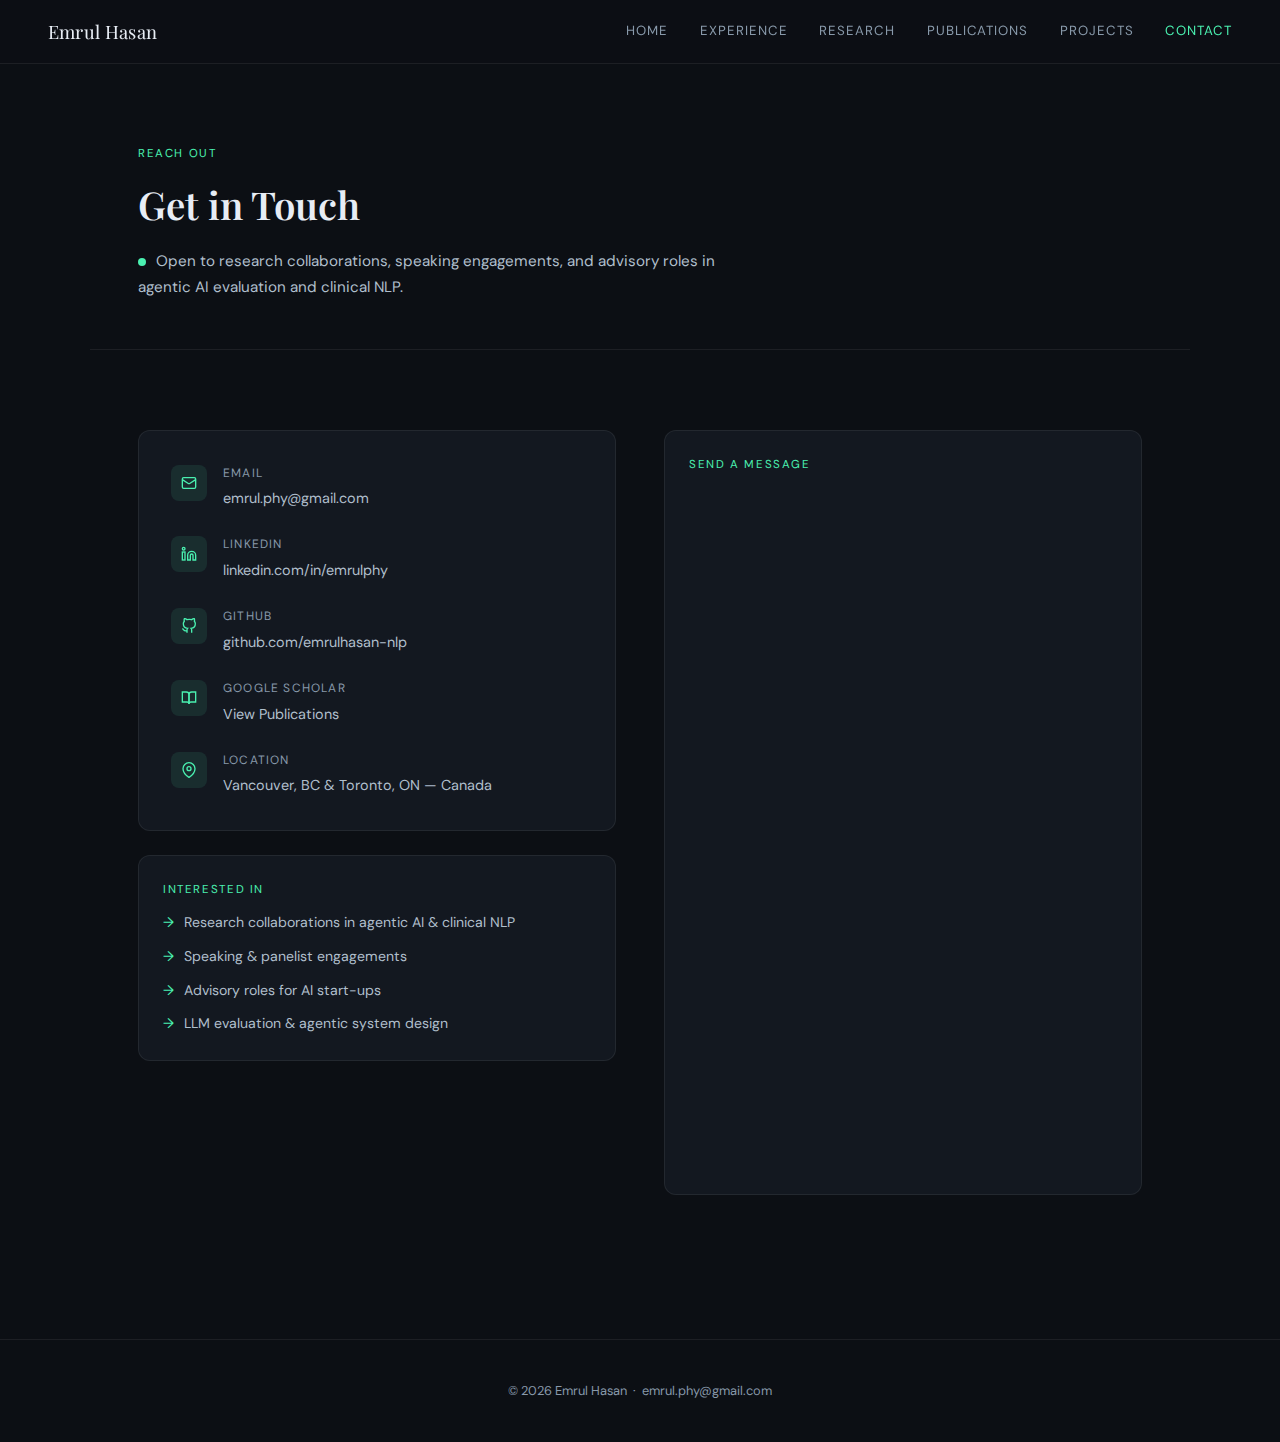
<file: contact.html>
<!DOCTYPE html>
<html lang="en">
<head>
  <meta charset="UTF-8">
  <meta name="viewport" content="width=device-width, initial-scale=1.0">
  <title>Contact — Emrul Hasan</title>
  <meta name="description" content="Get in touch with Emrul Hasan — AI researcher at UBC & BC Cancer and Vector Institute.">
  <link rel="icon" href="img/myphoto.JPG" type="image/jpeg">
  <link rel="stylesheet" href="css/main.css">
  <style>
    .contact-info-card {
      background: var(--surface); border: 1px solid var(--border);
      border-radius: 12px; padding: 2rem;
      display: flex; flex-direction: column; gap: 1.5rem;
    }
    .contact-info-item { display: flex; align-items: flex-start; gap: 1rem; }
    .ci-icon {
      width: 36px; height: 36px; border-radius: 8px;
      background: rgba(74,240,176,0.1);
      display: flex; align-items:center; justify-content:center;
      flex-shrink: 0; margin-top: 2px;
    }
    .ci-label { font-size: 0.75rem; text-transform:uppercase; letter-spacing:0.1em; color: var(--muted); margin-bottom:3px; }
    .ci-value { font-size: 0.9rem; color: var(--text-dim); }
    .ci-value a { color: var(--text-dim); text-decoration:none; transition:color 0.2s; }
    .ci-value a:hover { color: var(--accent); }
    .availability-dot {
      display: inline-block; width: 8px; height: 8px;
      border-radius: 50%; background: var(--accent);
      margin-right: 6px; animation: pulse 2s infinite;
    }
    @keyframes pulse {
      0%, 100% { opacity: 1; }
      50% { opacity: 0.4; }
    }
  </style>
</head>
<body>

<nav>
  <a href="index.html" class="nav-logo">Emrul Hasan</a>
  <div class="nav-links">
    <a href="index.html">Home</a>
    <a href="index.html#positions">Experience</a>
    <a href="index.html#research">Research</a>
    <a href="publications.html">Publications</a>
    <a href="projects.html">Projects</a>
    <a href="contact.html" class="active">Contact</a>
  </div>
</nav>

<div class="page-wrapper">

  <div class="page-header">
    <div class="section-label">Reach Out</div>
    <div class="section-title">Get in Touch</div>
    <p>
      <span class="availability-dot"></span>
      Open to research collaborations, speaking engagements, and advisory roles in
      agentic AI evaluation and clinical NLP.
    </p>
  </div>

  <section>
    <div class="contact-grid">

      <!-- Info column -->
      <div style="display:flex; flex-direction:column; gap:1.5rem;">
        <div class="contact-info-card">

          <div class="contact-info-item">
            <div class="ci-icon">
              <svg width="16" height="16" viewBox="0 0 24 24" fill="none" stroke="#4af0b0" stroke-width="2"><rect x="2" y="4" width="20" height="16" rx="2"/><path d="m22 7-8.97 5.7a1.94 1.94 0 0 1-2.06 0L2 7"/></svg>
            </div>
            <div>
              <div class="ci-label">Email</div>
              <div class="ci-value"><a href="mailto:emrul.phy@gmail.com">emrul.phy@gmail.com</a></div>
            </div>
          </div>

          <div class="contact-info-item">
            <div class="ci-icon">
              <svg width="16" height="16" viewBox="0 0 24 24" fill="none" stroke="#4af0b0" stroke-width="2"><path d="M16 8a6 6 0 0 1 6 6v7h-4v-7a2 2 0 0 0-4 0v7h-4v-7a6 6 0 0 1 6-6z"/><rect x="2" y="9" width="4" height="12"/><circle cx="4" cy="4" r="2"/></svg>
            </div>
            <div>
              <div class="ci-label">LinkedIn</div>
              <div class="ci-value"><a href="https://www.linkedin.com/in/emrulphy/" target="_blank">linkedin.com/in/emrulphy</a></div>
            </div>
          </div>

          <div class="contact-info-item">
            <div class="ci-icon">
              <svg width="16" height="16" viewBox="0 0 24 24" fill="none" stroke="#4af0b0" stroke-width="2"><path d="M9 19c-5 1.5-5-2.5-7-3m14 6v-3.87a3.37 3.37 0 0 0-.94-2.61c3.14-.35 6.44-1.54 6.44-7A5.44 5.44 0 0 0 20 4.77 5.07 5.07 0 0 0 19.91 1S18.73.65 16 2.48a13.38 13.38 0 0 0-7 0C6.27.65 5.09 1 5.09 1A5.07 5.07 0 0 0 5 4.77a5.44 5.44 0 0 0-1.5 3.78c0 5.42 3.3 6.61 6.44 7A3.37 3.37 0 0 0 9 18.13V22"/></svg>
            </div>
            <div>
              <div class="ci-label">GitHub</div>
              <div class="ci-value"><a href="https://github.com/emrulhasan-nlp" target="_blank">github.com/emrulhasan-nlp</a></div>
            </div>
          </div>

          <div class="contact-info-item">
            <div class="ci-icon">
              <svg width="16" height="16" viewBox="0 0 24 24" fill="none" stroke="#4af0b0" stroke-width="2"><path d="M2 3h6a4 4 0 0 1 4 4v14a3 3 0 0 0-3-3H2z"/><path d="M22 3h-6a4 4 0 0 0-4 4v14a3 3 0 0 1 3-3h7z"/></svg>
            </div>
            <div>
              <div class="ci-label">Google Scholar</div>
              <div class="ci-value"><a href="https://scholar.google.com/citations?user=ZZFYZT0AAAAJ&hl=en" target="_blank">View Publications</a></div>
            </div>
          </div>

          <div class="contact-info-item">
            <div class="ci-icon">
              <svg width="16" height="16" viewBox="0 0 24 24" fill="none" stroke="#4af0b0" stroke-width="2"><path d="M21 10c0 7-9 13-9 13s-9-6-9-13a9 9 0 0 1 18 0z"/><circle cx="12" cy="10" r="3"/></svg>
            </div>
            <div>
              <div class="ci-label">Location</div>
              <div class="ci-value">Vancouver, BC &amp; Toronto, ON — Canada</div>
            </div>
          </div>

        </div>

        <div style="background:var(--surface); border:1px solid var(--border); border-radius:12px; padding:1.5rem;">
          <div class="section-label" style="margin-bottom:0.75rem;">Interested In</div>
          <div style="display:flex; flex-direction:column; gap:0.6rem;">
            <div style="font-size:0.88rem; color:var(--text-dim); display:flex; align-items:center; gap:0.6rem;">
              <span style="color:var(--accent);">→</span> Research collaborations in agentic AI &amp; clinical NLP
            </div>
            <div style="font-size:0.88rem; color:var(--text-dim); display:flex; align-items:center; gap:0.6rem;">
              <span style="color:var(--accent);">→</span> Speaking &amp; panelist engagements
            </div>
            <div style="font-size:0.88rem; color:var(--text-dim); display:flex; align-items:center; gap:0.6rem;">
              <span style="color:var(--accent);">→</span> Advisory roles for AI start-ups
            </div>
            <div style="font-size:0.88rem; color:var(--text-dim); display:flex; align-items:center; gap:0.6rem;">
              <span style="color:var(--accent);">→</span> LLM evaluation &amp; agentic system design
            </div>
          </div>
        </div>
      </div>

      <!-- Form column -->
      <div>
        <div class="contact-form-wrapper">
          <div class="section-label" style="margin-bottom:1rem;">Send a Message</div>
          <iframe
            src="https://docs.google.com/forms/d/e/1FAIpQLSexRVw6gfppjvFJkRpPJh0WXqVXRA81DxOEPC54X0Th4rDrTg/viewform?embedded=true"
            width="100%"
            height="680"
            frameborder="0"
            marginheight="0"
            marginwidth="0"
            style="border-radius:8px; display:block;"
            title="Contact Form">
            Loading form…
          </iframe>
        </div>
      </div>

    </div>
  </section>

</div>

<footer>
  <p>© 2026 Emrul Hasan &nbsp;·&nbsp;
     <a href="mailto:emrul.phy@gmail.com">emrul.phy@gmail.com</a>
  </p>
</footer>

</body>
</html>
</file>
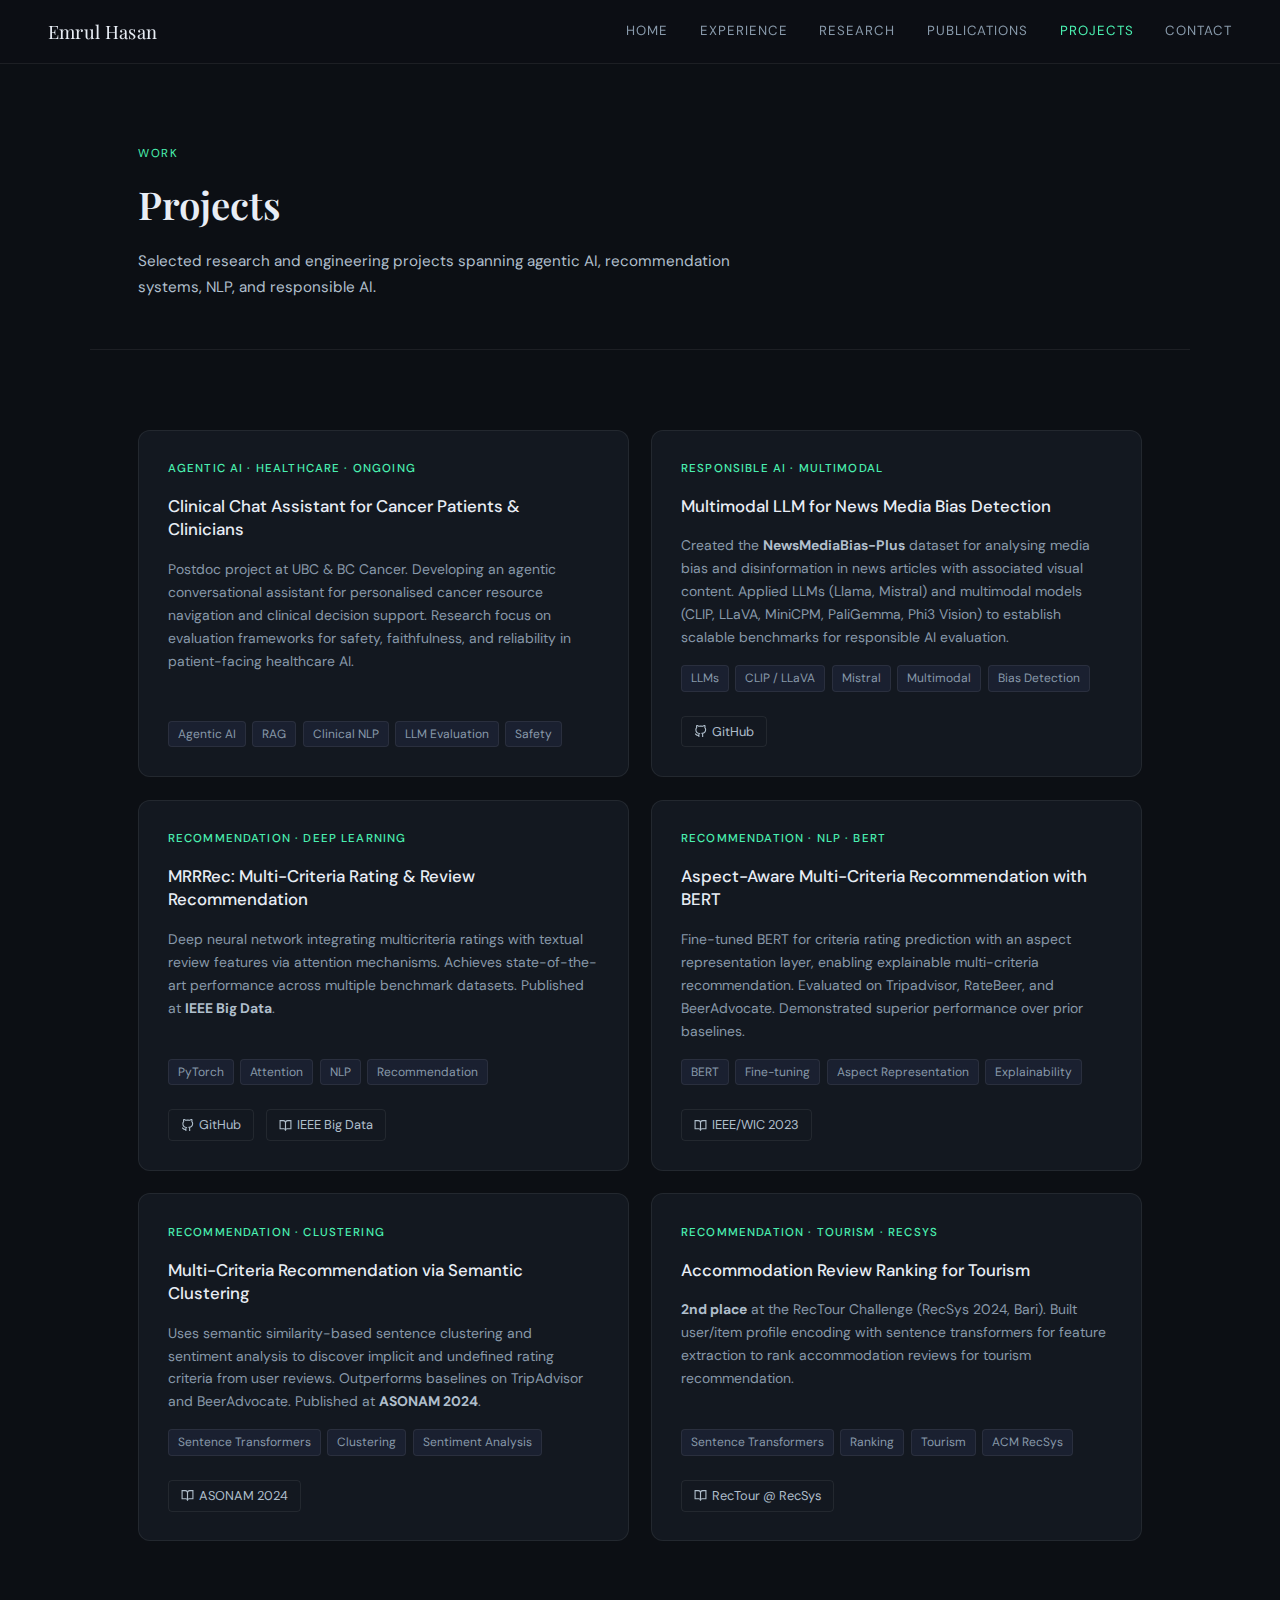
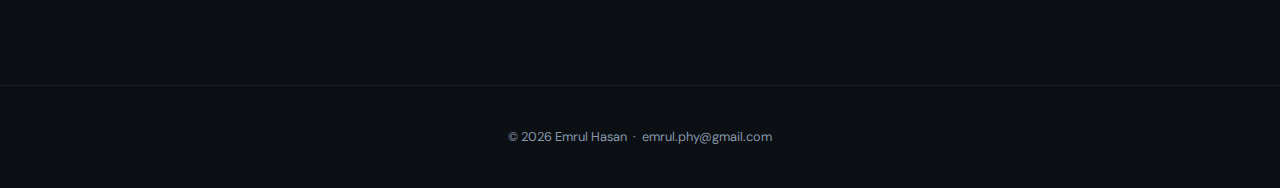
<file: projects.html>
<!DOCTYPE html>
<html lang="en">
<head>
  <meta charset="UTF-8">
  <meta name="viewport" content="width=device-width, initial-scale=1.0">
  <title>Projects — Emrul Hasan</title>
  <meta name="description" content="Research projects by Emrul Hasan — agentic AI, recommendation systems, NLP, and responsible AI.">
  <link rel="icon" href="img/myphoto.JPG" type="image/jpeg">
  <link rel="stylesheet" href="css/main.css">
</head>
<body>

<nav>
  <a href="index.html" class="nav-logo">Emrul Hasan</a>
  <div class="nav-links">
    <a href="index.html">Home</a>
    <a href="index.html#positions">Experience</a>
    <a href="index.html#research">Research</a>
    <a href="publications.html">Publications</a>
    <a href="projects.html" class="active">Projects</a>
    <a href="contact.html">Contact</a>
  </div>
</nav>

<div class="page-wrapper">

  <div class="page-header">
    <div class="section-label">Work</div>
    <div class="section-title">Projects</div>
    <p>Selected research and engineering projects spanning agentic AI, recommendation systems, NLP, and responsible AI.</p>
  </div>

  <section>
    <div class="project-grid">

      <div class="project-card">
        <div class="project-tag">Agentic AI · Healthcare · Ongoing</div>
        <div class="project-title">Clinical Chat Assistant for Cancer Patients &amp; Clinicians</div>
        <div class="project-desc">
          Postdoc project at UBC &amp; BC Cancer. Developing an agentic conversational assistant
          for personalised cancer resource navigation and clinical decision support. Research
          focus on evaluation frameworks for safety, faithfulness, and reliability in
          patient-facing healthcare AI.
        </div>
        <div class="project-tech">
          <span class="tech-tag">Agentic AI</span>
          <span class="tech-tag">RAG</span>
          <span class="tech-tag">Clinical NLP</span>
          <span class="tech-tag">LLM Evaluation</span>
          <span class="tech-tag">Safety</span>
        </div>
      </div>

      <div class="project-card">
        <div class="project-tag">Responsible AI · Multimodal</div>
        <div class="project-title">Multimodal LLM for News Media Bias Detection</div>
        <div class="project-desc">
          Created the <strong style="color:var(--text-dim)">NewsMediaBias-Plus</strong> dataset for analysing media bias
          and disinformation in news articles with associated visual content. Applied
          LLMs (Llama, Mistral) and multimodal models (CLIP, LLaVA, MiniCPM, PaliGemma, Phi3 Vision)
          to establish scalable benchmarks for responsible AI evaluation.
        </div>
        <div class="project-tech">
          <span class="tech-tag">LLMs</span>
          <span class="tech-tag">CLIP / LLaVA</span>
          <span class="tech-tag">Mistral</span>
          <span class="tech-tag">Multimodal</span>
          <span class="tech-tag">Bias Detection</span>
        </div>
        <div class="project-links">
          <a href="https://github.com/emrulhasan-nlp" target="_blank" class="project-link">
            <svg width="13" height="13" viewBox="0 0 24 24" fill="none" stroke="currentColor" stroke-width="2"><path d="M9 19c-5 1.5-5-2.5-7-3m14 6v-3.87a3.37 3.37 0 0 0-.94-2.61c3.14-.35 6.44-1.54 6.44-7A5.44 5.44 0 0 0 20 4.77 5.07 5.07 0 0 0 19.91 1S18.73.65 16 2.48a13.38 13.38 0 0 0-7 0C6.27.65 5.09 1 5.09 1A5.07 5.07 0 0 0 5 4.77a5.44 5.44 0 0 0-1.5 3.78c0 5.42 3.3 6.61 6.44 7A3.37 3.37 0 0 0 9 18.13V22"/></svg>
            GitHub
          </a>
        </div>
      </div>

      <div class="project-card">
        <div class="project-tag">Recommendation · Deep Learning</div>
        <div class="project-title">MRRRec: Multi-Criteria Rating &amp; Review Recommendation</div>
        <div class="project-desc">
          Deep neural network integrating multicriteria ratings with textual review features
          via attention mechanisms. Achieves state-of-the-art performance across multiple
          benchmark datasets. Published at <strong style="color:var(--text-dim)">IEEE Big Data</strong>.
        </div>
        <div class="project-tech">
          <span class="tech-tag">PyTorch</span>
          <span class="tech-tag">Attention</span>
          <span class="tech-tag">NLP</span>
          <span class="tech-tag">Recommendation</span>
        </div>
        <div class="project-links">
          <a href="https://github.com/emrulhasan-nlp" target="_blank" class="project-link">
            <svg width="13" height="13" viewBox="0 0 24 24" fill="none" stroke="currentColor" stroke-width="2"><path d="M9 19c-5 1.5-5-2.5-7-3m14 6v-3.87a3.37 3.37 0 0 0-.94-2.61c3.14-.35 6.44-1.54 6.44-7A5.44 5.44 0 0 0 20 4.77 5.07 5.07 0 0 0 19.91 1S18.73.65 16 2.48a13.38 13.38 0 0 0-7 0C6.27.65 5.09 1 5.09 1A5.07 5.07 0 0 0 5 4.77a5.44 5.44 0 0 0-1.5 3.78c0 5.42 3.3 6.61 6.44 7A3.37 3.37 0 0 0 9 18.13V22"/></svg>
            GitHub
          </a>
          <a href="publications.html" class="project-link">
            <svg width="13" height="13" viewBox="0 0 24 24" fill="none" stroke="currentColor" stroke-width="2"><path d="M2 3h6a4 4 0 0 1 4 4v14a3 3 0 0 0-3-3H2z"/><path d="M22 3h-6a4 4 0 0 0-4 4v14a3 3 0 0 1 3-3h7z"/></svg>
            IEEE Big Data
          </a>
        </div>
      </div>

      <div class="project-card">
        <div class="project-tag">Recommendation · NLP · BERT</div>
        <div class="project-title">Aspect-Aware Multi-Criteria Recommendation with BERT</div>
        <div class="project-desc">
          Fine-tuned BERT for criteria rating prediction with an aspect representation layer,
          enabling explainable multi-criteria recommendation. Evaluated on Tripadvisor,
          RateBeer, and BeerAdvocate. Demonstrated superior performance over prior baselines.
        </div>
        <div class="project-tech">
          <span class="tech-tag">BERT</span>
          <span class="tech-tag">Fine-tuning</span>
          <span class="tech-tag">Aspect Representation</span>
          <span class="tech-tag">Explainability</span>
        </div>
        <div class="project-links">
          <a href="publications.html" class="project-link">
            <svg width="13" height="13" viewBox="0 0 24 24" fill="none" stroke="currentColor" stroke-width="2"><path d="M2 3h6a4 4 0 0 1 4 4v14a3 3 0 0 0-3-3H2z"/><path d="M22 3h-6a4 4 0 0 0-4 4v14a3 3 0 0 1 3-3h7z"/></svg>
            IEEE/WIC 2023
          </a>
        </div>
      </div>

      <div class="project-card">
        <div class="project-tag">Recommendation · Clustering</div>
        <div class="project-title">Multi-Criteria Recommendation via Semantic Clustering</div>
        <div class="project-desc">
          Uses semantic similarity-based sentence clustering and sentiment analysis to discover
          implicit and undefined rating criteria from user reviews. Outperforms baselines on
          TripAdvisor and BeerAdvocate. Published at <strong style="color:var(--text-dim)">ASONAM 2024</strong>.
        </div>
        <div class="project-tech">
          <span class="tech-tag">Sentence Transformers</span>
          <span class="tech-tag">Clustering</span>
          <span class="tech-tag">Sentiment Analysis</span>
        </div>
        <div class="project-links">
          <a href="publications.html" class="project-link">
            <svg width="13" height="13" viewBox="0 0 24 24" fill="none" stroke="currentColor" stroke-width="2"><path d="M2 3h6a4 4 0 0 1 4 4v14a3 3 0 0 0-3-3H2z"/><path d="M22 3h-6a4 4 0 0 0-4 4v14a3 3 0 0 1 3-3h7z"/></svg>
            ASONAM 2024
          </a>
        </div>
      </div>

      <div class="project-card">
        <div class="project-tag">Recommendation · Tourism · RecSys</div>
        <div class="project-title">Accommodation Review Ranking for Tourism</div>
        <div class="project-desc">
          <strong style="color:var(--text-dim)">2nd place</strong> at the RecTour Challenge
          (RecSys 2024, Bari). Built user/item profile encoding with sentence transformers
          for feature extraction to rank accommodation reviews for tourism recommendation.
        </div>
        <div class="project-tech">
          <span class="tech-tag">Sentence Transformers</span>
          <span class="tech-tag">Ranking</span>
          <span class="tech-tag">Tourism</span>
          <span class="tech-tag">ACM RecSys</span>
        </div>
        <div class="project-links">
          <a href="publications.html" class="project-link">
            <svg width="13" height="13" viewBox="0 0 24 24" fill="none" stroke="currentColor" stroke-width="2"><path d="M2 3h6a4 4 0 0 1 4 4v14a3 3 0 0 0-3-3H2z"/><path d="M22 3h-6a4 4 0 0 0-4 4v14a3 3 0 0 1 3-3h7z"/></svg>
            RecTour @ RecSys
          </a>
        </div>
      </div>

    </div>
  </section>

</div>

<footer>
  <p>© 2026 Emrul Hasan &nbsp;·&nbsp;
     <a href="mailto:emrul.phy@gmail.com">emrul.phy@gmail.com</a>
  </p>
</footer>

</body>
</html>
</file>
<file: css/main.css>
/* =============================================
   DESIGN SYSTEM — Emrul Hasan Portfolio
   ============================================= */

@import url('https://fonts.googleapis.com/css2?family=Playfair+Display:wght@400;600&family=DM+Sans:wght@300;400;500&display=swap');

:root {
  --bg:       #0c0f14;
  --surface:  #131820;
  --surface2: #1a2030;
  --accent:   #4af0b0;
  --accent2:  #3a9cfa;
  --coral:    #ff7a5c;
  --muted:    #8899aa;
  --text:     #e8edf5;
  --text-dim: #b0bfcc;
  --border:   rgba(255,255,255,0.07);
}

/* ---- Reset ---- */
*, *::before, *::after { margin:0; padding:0; box-sizing:border-box; }
html { scroll-behavior: smooth; }
body {
  font-family: 'DM Sans', sans-serif;
  background: var(--bg);
  color: var(--text);
  font-size: 16px;
  line-height: 1.7;
  min-height: 100vh;
}

/* ---- Nav ---- */
nav {
  position: fixed; top:0; left:0; right:0; z-index:100;
  display: flex; align-items:center; justify-content:space-between;
  padding: 1rem 3rem;
  background: rgba(12,15,20,0.88);
  backdrop-filter: blur(14px);
  border-bottom: 1px solid var(--border);
}
.nav-logo {
  font-family: 'Playfair Display', serif;
  font-size: 1.15rem; color: var(--text);
  text-decoration: none; letter-spacing: 0.01em;
}
.nav-links { display:flex; gap:2rem; align-items:center; }
.nav-links a {
  font-size: 0.83rem; color: var(--muted);
  text-decoration: none; letter-spacing: 0.07em;
  text-transform: uppercase; transition: color 0.2s;
}
.nav-links a:hover,
.nav-links a.active { color: var(--accent); }

/* ---- Page wrapper ---- */
.page-wrapper { padding-top: 80px; }

/* ---- Section ---- */
section { padding: 5rem 3rem; max-width: 1100px; margin: 0 auto; }
.section-label {
  font-size: 0.72rem; letter-spacing: 0.14em;
  text-transform: uppercase; color: var(--accent); margin-bottom: 0.5rem;
}
.section-title {
  font-family: 'Playfair Display', serif;
  font-size: clamp(1.8rem, 3vw, 2.4rem);
  font-weight: 600; color: var(--text); margin-bottom: 2.5rem;
}
.divider { width:100%; height:1px; background: var(--border); }

/* ---- Buttons ---- */
.btn {
  display: inline-block; padding: 0.75rem 1.8rem; border-radius: 6px;
  font-size: 0.88rem; font-weight: 500;
  text-decoration: none; transition: all 0.2s; cursor: pointer;
  font-family: 'DM Sans', sans-serif;
}
.btn-primary { background: var(--accent); color: #0c0f14; border: none; }
.btn-primary:hover { background: #6af8c2; }
.btn-outline { border: 1px solid var(--border); color: var(--text-dim); background: transparent; }
.btn-outline:hover { border-color: var(--accent); color: var(--accent); }

/* ---- Hero ---- */
.hero {
  min-height: calc(100vh - 80px);
  display: flex; align-items: center;
  padding: 3rem 3rem 4rem;
  position: relative; overflow: hidden;
}
.hero::before {
  content:''; position:absolute; top:-20%; right:-10%;
  width:700px; height:700px;
  background: radial-gradient(circle, rgba(74,240,176,0.06) 0%, transparent 65%);
  pointer-events: none;
}
.hero::after {
  content:''; position:absolute; bottom:-10%; left:-5%;
  width:500px; height:500px;
  background: radial-gradient(circle, rgba(58,156,250,0.05) 0%, transparent 65%);
  pointer-events: none;
}
.hero-inner {
  display: flex; align-items: center;
  justify-content: space-between;
  width: 100%; max-width: 1100px; margin: 0 auto; gap: 3rem;
}
.hero-content { flex: 1; }
.hero-photo {
  flex-shrink: 0; width: 260px; height: 260px;
  border-radius: 50%; overflow: hidden;
  border: 3px solid rgba(74,240,176,0.3);
  box-shadow: 0 0 60px rgba(74,240,176,0.1);
}
.hero-photo img { width:100%; height:100%; object-fit:cover; }
.hero-tag {
  display: inline-block; font-size: 0.75rem;
  letter-spacing: 0.12em; text-transform: uppercase;
  color: var(--accent); border: 1px solid rgba(74,240,176,0.3);
  padding: 4px 14px; border-radius: 20px; margin-bottom: 1.4rem;
}
.hero h1 {
  font-family: 'Playfair Display', serif;
  font-size: clamp(2.8rem, 6vw, 5rem);
  font-weight: 600; line-height: 1.08;
  color: var(--text); margin-bottom: 1.2rem;
}
.hero h1 span { color: var(--accent); }
.hero-sub {
  font-size: 1.05rem; color: var(--text-dim);
  max-width: 560px; margin-bottom: 2rem; line-height: 1.75;
}
.hero-badges { display:flex; flex-wrap:wrap; gap:0.65rem; margin-bottom: 2.2rem; }
.badge {
  font-size: 0.78rem; padding: 5px 14px; border-radius: 20px;
  border: 1px solid var(--border); color: var(--muted); background: var(--surface);
}
.badge.active {
  border-color: rgba(74,240,176,0.35); color: var(--accent);
  background: rgba(74,240,176,0.06);
}
.hero-cta { display:flex; gap:1rem; flex-wrap:wrap; }

/* ---- About ---- */
.about-grid { display:grid; grid-template-columns:1fr 1fr; gap:3rem; align-items:start; }
.about-text { font-size:1rem; color:var(--text-dim); line-height:1.8; }
.about-text p { margin-bottom:1rem; }
.about-text strong { color:var(--text); }
.stat-grid { display:grid; grid-template-columns:1fr 1fr; gap:1rem; }
.stat-card {
  background: var(--surface); border: 1px solid var(--border);
  border-radius: 10px; padding: 1.2rem 1.4rem;
  transition: border-color 0.2s;
}
.stat-card:hover { border-color: rgba(74,240,176,0.25); }
.stat-num { font-family:'Playfair Display',serif; font-size:2rem; color:var(--accent); }
.stat-desc { font-size:0.82rem; color:var(--muted); margin-top:2px; }

/* ---- Position cards ---- */
.positions { display:flex; flex-direction:column; gap:1.5rem; }
.position-card {
  background: var(--surface); border: 1px solid var(--border);
  border-radius: 12px; padding: 1.6rem 1.8rem;
  display: grid; grid-template-columns: auto 1fr; gap: 0 1.4rem;
  position: relative; overflow: hidden; transition: border-color 0.2s;
}
.position-card:hover { border-color: rgba(74,240,176,0.2); }
.position-card.current { border-color: rgba(74,240,176,0.3); }
.position-card.current::before {
  content:''; position:absolute; left:0; top:0; bottom:0;
  width: 3px; background: var(--accent);
}
.pos-dot {
  width:10px; height:10px; border-radius:50%;
  margin-top:7px; flex-shrink:0; background: var(--accent);
}
.pos-dot.blue  { background: var(--accent2); }
.pos-dot.coral { background: var(--coral); }
.pos-dot.muted { background: var(--muted); }
.pos-header {
  display:flex; align-items:flex-start;
  justify-content:space-between; gap:1rem; flex-wrap:wrap;
}
.pos-title { font-size:1rem; font-weight:500; color:var(--text); }
.pos-org { font-size:0.88rem; color:var(--text-dim); margin-top:2px; }
.pos-period {
  font-size:0.75rem; letter-spacing:0.06em; color:var(--muted);
  background:var(--surface2); padding:3px 10px; border-radius:20px;
  white-space:nowrap; flex-shrink:0;
}
.pos-period.now { color:var(--accent); background:rgba(74,240,176,0.1); }
.pos-bullets { margin-top:0.9rem; padding-left:1rem; }
.pos-bullets li { font-size:0.88rem; color:var(--muted); margin-bottom:0.35rem; line-height:1.6; }

/* ---- Research cards ---- */
.research-grid { display:grid; grid-template-columns:repeat(auto-fit,minmax(280px,1fr)); gap:1.2rem; }
.research-card {
  background:var(--surface); border:1px solid var(--border);
  border-radius:12px; padding:1.5rem;
  transition:border-color 0.2s, transform 0.2s;
}
.research-card:hover { border-color:rgba(74,240,176,0.25); transform:translateY(-2px); }
.rc-icon {
  width:38px; height:38px; border-radius:8px; margin-bottom:1rem;
  display:flex; align-items:center; justify-content:center;
}
.rc-icon.teal  { background:rgba(74,240,176,0.1); }
.rc-icon.blue  { background:rgba(58,156,250,0.1); }
.rc-icon.coral { background:rgba(255,122,92,0.1); }
.rc-title { font-size:0.95rem; font-weight:500; color:var(--text); margin-bottom:0.5rem; }
.rc-desc  { font-size:0.84rem; color:var(--muted); line-height:1.65; }

/* ---- Publications ---- */
.pub-list { display:flex; flex-direction:column; gap:1rem; }
.pub-item {
  background:var(--surface); border:1px solid var(--border);
  border-radius:10px; padding:1.2rem 1.5rem;
  display:flex; gap:1.2rem; align-items:flex-start;
  transition: border-color 0.2s;
}
.pub-item:hover { border-color:rgba(74,240,176,0.2); }
.pub-year { font-size:0.75rem; color:var(--accent); font-weight:500; min-width:36px; padding-top:2px; }
.pub-title { font-size:0.9rem; color:var(--text); line-height:1.5; margin-bottom:0.3rem; }
.pub-venue { font-size:0.8rem; color:var(--muted); }
.pub-badge {
  font-size:0.7rem; padding:2px 8px; border-radius:10px; margin-left:6px;
  background:rgba(74,240,176,0.1); color:var(--accent);
  border:1px solid rgba(74,240,176,0.2); white-space:nowrap;
}
.pub-badge.blue {
  background:rgba(58,156,250,0.1); color:var(--accent2);
  border-color:rgba(58,156,250,0.2);
}
.pub-badge.coral {
  background:rgba(255,122,92,0.1); color:var(--coral);
  border-color:rgba(255,122,92,0.2);
}

/* ---- Project cards ---- */
.project-grid { display:grid; grid-template-columns:repeat(auto-fit,minmax(320px,1fr)); gap:1.4rem; }
.project-card {
  background:var(--surface); border:1px solid var(--border);
  border-radius:12px; padding:1.8rem;
  display:flex; flex-direction:column; gap:1rem;
  transition:border-color 0.2s, transform 0.2s;
}
.project-card:hover { border-color:rgba(74,240,176,0.25); transform:translateY(-2px); }
.project-tag {
  font-size:0.72rem; letter-spacing:0.1em; text-transform:uppercase;
  color:var(--accent); font-weight:500;
}
.project-title { font-size:1.05rem; font-weight:500; color:var(--text); line-height:1.4; }
.project-desc { font-size:0.87rem; color:var(--muted); line-height:1.65; flex:1; }
.project-links { display:flex; gap:0.75rem; flex-wrap:wrap; margin-top:0.5rem; }
.project-link {
  font-size:0.8rem; color:var(--text-dim); text-decoration:none;
  padding:4px 12px; border:1px solid var(--border); border-radius:4px;
  transition: all 0.2s; display:flex; align-items:center; gap:5px;
}
.project-link:hover { border-color:var(--accent); color:var(--accent); }
.project-tech { display:flex; flex-wrap:wrap; gap:0.4rem; }
.tech-tag {
  font-size:0.75rem; padding:2px 9px; border-radius:4px;
  background:var(--surface2); color:var(--muted);
  border:1px solid var(--border);
}

/* ---- Skills ---- */
.skills-grid { display:grid; grid-template-columns:repeat(auto-fit,minmax(200px,1fr)); gap:1rem; }
.skill-group { background:var(--surface); border:1px solid var(--border); border-radius:10px; padding:1.2rem; }
.skill-group-title { font-size:0.78rem; letter-spacing:0.1em; text-transform:uppercase; color:var(--accent); margin-bottom:0.8rem; }
.skill-tags { display:flex; flex-wrap:wrap; gap:0.4rem; }
.skill-tag { font-size:0.78rem; padding:3px 10px; border-radius:4px; background:var(--surface2); color:var(--text-dim); border:1px solid var(--border); }

/* ---- Contact ---- */
.contact-grid { display:grid; grid-template-columns:1fr 1fr; gap:3rem; align-items:start; }
.contact-row { display:flex; flex-wrap:wrap; gap:1rem; }
.contact-link {
  display:flex; align-items:center; gap:0.5rem;
  padding:0.7rem 1.2rem; border-radius:8px;
  background:var(--surface); border:1px solid var(--border);
  color:var(--text-dim); text-decoration:none; font-size:0.88rem;
  transition:all 0.2s;
}
.contact-link:hover { border-color:rgba(74,240,176,0.35); color:var(--accent); }
.contact-form-wrapper {
  background:var(--surface); border:1px solid var(--border);
  border-radius:12px; padding:1.5rem; overflow:hidden;
}

/* ---- Page header (inner pages) ---- */
.page-header {
  padding: 4rem 3rem 3rem;
  max-width: 1100px; margin: 0 auto;
  border-bottom: 1px solid var(--border);
  margin-bottom: 0;
}
.page-header .section-title { margin-bottom: 0.75rem; }
.page-header p { color:var(--text-dim); font-size:0.95rem; max-width:600px; }

/* ---- Footer ---- */
footer {
  text-align:center; padding:2.5rem;
  color:var(--muted); font-size:0.8rem;
  border-top:1px solid var(--border);
  margin-top: 4rem;
}
footer a { color:var(--muted); text-decoration:none; transition:color 0.2s; }
footer a:hover { color:var(--accent); }

/* ---- Utilities ---- */
.text-accent { color:var(--accent); }
.mt-sm { margin-top: 1rem; }
.mt-md { margin-top: 1.5rem; }
.mt-lg { margin-top: 2.5rem; }

/* ---- Responsive ---- */
@media(max-width:900px){
  nav { padding: 1rem 1.5rem; }
  .nav-links { gap:1.2rem; }
  .nav-links a { font-size:0.78rem; }
  .hero { padding: 3rem 1.5rem 3rem; }
  .hero-inner { flex-direction:column-reverse; align-items:flex-start; gap:1.5rem; }
  .hero-photo { width:180px; height:180px; }
  section { padding: 3.5rem 1.5rem; }
  .about-grid { grid-template-columns:1fr; }
  .contact-grid { grid-template-columns:1fr; }
  .page-header { padding: 3rem 1.5rem 2rem; }
}
@media(max-width:600px){
  .nav-links { display:none; }
  .hero-photo { width:130px; height:130px; }
  .stat-grid { grid-template-columns:1fr 1fr; }
}
</file>
